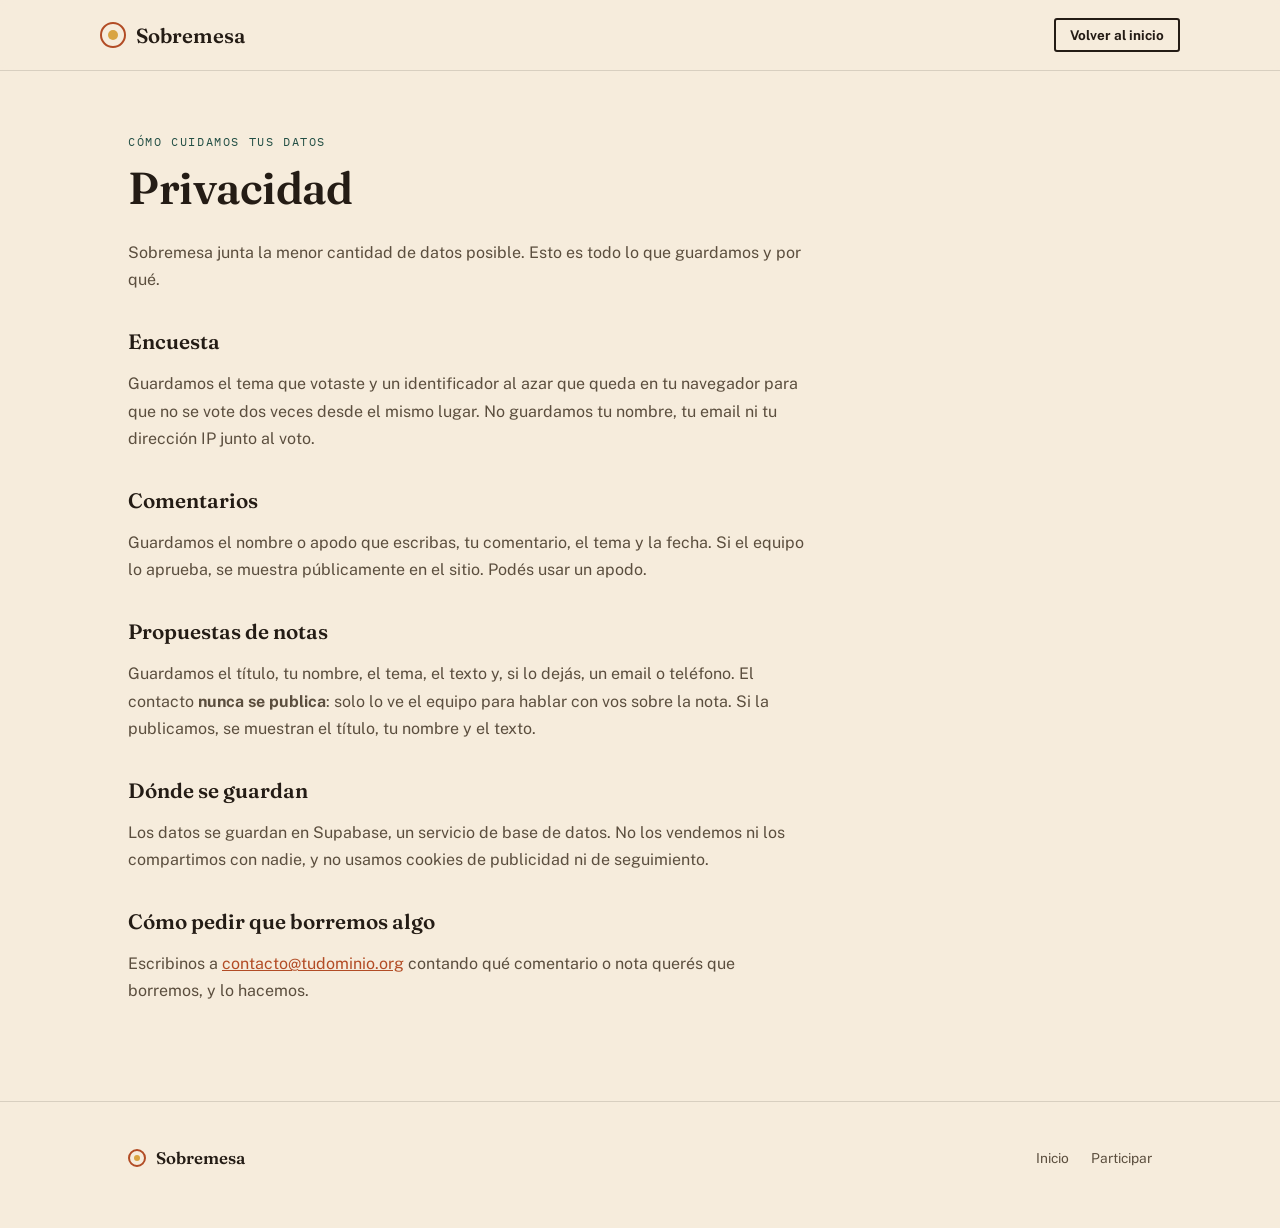
<file: privacidad.html>
<!DOCTYPE html>
<html lang="es">
<head>
<meta charset="UTF-8">
<meta name="viewport" content="width=device-width, initial-scale=1.0">
<title>Privacidad — Sobremesa</title>
<meta name="description" content="Qué datos junta Sobremesa, para qué y cómo pedir que los borremos.">
<link rel="icon" href="favicon.svg" type="image/svg+xml">
<link rel="preconnect" href="https://fonts.googleapis.com">
<link rel="preconnect" href="https://fonts.gstatic.com" crossorigin>
<link href="https://fonts.googleapis.com/css2?family=Fraunces:ital,opsz,wght@0,9..144,400;0,9..144,600;1,9..144,500;1,9..144,600&family=Public+Sans:wght@400;500;600;700&family=IBM+Plex+Mono:wght@500&display=swap" rel="stylesheet">
<link rel="stylesheet" href="css/styles.css">
</head>
<body>

<header class="site-header">
  <div class="wrap header-row">
    <a href="index.html" class="logo"><span class="logo-mark" aria-hidden="true"></span>Sobremesa</a>
    <a href="index.html" class="btn btn-ghost btn-small">Volver al inicio</a>
  </div>
</header>

<main class="wrap">
  <!-- EDITAR: revisar este texto con el equipo antes de publicar -->
  <article class="prose">
    <span class="eyebrow">Cómo cuidamos tus datos</span>
    <h1 class="display">Privacidad</h1>

    <p>Sobremesa junta la menor cantidad de datos posible. Esto es todo lo que guardamos y por qué.</p>

    <h2>Encuesta</h2>
    <p>Guardamos el tema que votaste y un identificador al azar que queda en tu navegador para que no se vote dos veces desde el mismo lugar. No guardamos tu nombre, tu email ni tu dirección IP junto al voto.</p>

    <h2>Comentarios</h2>
    <p>Guardamos el nombre o apodo que escribas, tu comentario, el tema y la fecha. Si el equipo lo aprueba, se muestra públicamente en el sitio. Podés usar un apodo.</p>

    <h2>Propuestas de notas</h2>
    <p>Guardamos el título, tu nombre, el tema, el texto y, si lo dejás, un email o teléfono. El contacto <strong>nunca se publica</strong>: solo lo ve el equipo para hablar con vos sobre la nota. Si la publicamos, se muestran el título, tu nombre y el texto.</p>

    <h2>Dónde se guardan</h2>
    <p>Los datos se guardan en Supabase, un servicio de base de datos. No los vendemos ni los compartimos con nadie, y no usamos cookies de publicidad ni de seguimiento.</p>

    <h2>Cómo pedir que borremos algo</h2>
    <p>Escribinos a <a href="mailto:contacto@tudominio.org">contacto@tudominio.org</a> contando qué comentario o nota querés que borremos, y lo hacemos.</p>
  </article>
</main>

<footer>
  <div class="wrap footer-row">
    <div class="logo" style="font-size:1.05rem;"><span class="logo-mark small" aria-hidden="true"></span>Sobremesa</div>
    <nav class="footer-links" aria-label="Pie de página">
      <a href="index.html">Inicio</a>
      <a href="index.html#participar">Participar</a>
    </nav>
  </div>
</footer>

</body>
</html>
</file>
<file: css/styles.css>
:root{
  --bg: #F6ECDC;
  --bg-alt: #EFE0C4;
  --card: #FCF7EC;
  --ink: #241C15;
  --ink-soft: #5B4E3E;
  --ochre: #D9A441;
  --ochre-deep: #B6812B;
  --teal: #2F6B5E;
  --teal-deep: #234F45;
  --rust: #B24C25;
  --line: rgba(36,28,21,0.14);
  --radius: 3px;
}

*{ box-sizing: border-box; }
html{ scroll-behavior: smooth; scroll-padding-top: 76px; }
body{
  margin:0;
  background: var(--bg);
  color: var(--ink);
  font-family: 'Public Sans', sans-serif;
  -webkit-font-smoothing: antialiased;
}
img,svg{ display:block; max-width:100%; }
[hidden]{ display:none !important; }
:focus-visible{ outline: 2px solid var(--rust); outline-offset: 2px; }

.display{
  font-family: 'Fraunces', serif;
  font-weight: 600;
  letter-spacing: -0.01em;
}
.eyebrow{
  font-family: 'IBM Plex Mono', monospace;
  font-size: 0.72rem;
  letter-spacing: 0.14em;
  text-transform: uppercase;
  color: var(--teal-deep);
}
.visually-hidden{
  position:absolute !important;
  width:1px; height:1px;
  overflow:hidden;
  clip: rect(0 0 0 0);
  white-space:nowrap;
}

.wrap{
  max-width: 1080px;
  margin: 0 auto;
  padding: 0 28px;
}

/* ---------- HEADER ---------- */
.site-header{
  position: sticky;
  top: 0;
  z-index: 50;
  background: rgba(246,236,220,0.86);
  backdrop-filter: blur(6px);
  border-bottom: 1px solid var(--line);
}
.header-row{
  display:flex;
  align-items:center;
  justify-content:space-between;
  padding: 18px 0;
}
.logo{
  display:flex;
  align-items:center;
  gap:10px;
  font-family:'Fraunces', serif;
  font-weight:600;
  font-size: 1.28rem;
  color: var(--ink);
  text-decoration:none;
}
.logo-mark{
  width: 26px; height: 26px;
  border-radius:50%;
  border: 2px solid var(--rust);
  position:relative;
  flex-shrink:0;
}
.logo-mark::after{
  content:"";
  position:absolute;
  inset: 6px;
  border-radius:50%;
  background: var(--ochre);
}
.logo-mark.small{ width:18px; height:18px; }
.logo-mark.small::after{ inset:4px; }

nav.main-nav{
  display:flex;
  gap: 30px;
}
nav.main-nav a{
  color: var(--ink-soft);
  text-decoration:none;
  font-size: 0.92rem;
  font-weight: 600;
  border-bottom: 2px solid transparent;
  padding-bottom:2px;
  transition: color .15s ease, border-color .15s ease;
}
nav.main-nav a:hover{ color: var(--rust); border-color: var(--rust); }
.nav-toggle{
  display:none;
  background:none;
  border: 1px solid var(--line);
  border-radius: var(--radius);
  padding: 8px 10px;
  cursor:pointer;
  color: var(--ink);
}
.nav-toggle-bars{ display:block; width:18px; height:2px; background: currentColor; position:relative; }
.nav-toggle-bars::before, .nav-toggle-bars::after{
  content:""; position:absolute; left:0; width:18px; height:2px; background: currentColor;
}
.nav-toggle-bars::before{ top:-6px; }
.nav-toggle-bars::after{ top:6px; }

/* ---------- HERO ---------- */
.hero{
  padding: 74px 0 88px;
  position:relative;
  overflow:hidden;
}
.hero-grid{
  display:grid;
  grid-template-columns: 1.05fr 0.95fr;
  gap: 50px;
  align-items:center;
}
.hero h1{
  font-size: clamp(2.3rem, 4.6vw, 3.6rem);
  line-height: 1.08;
  margin: 14px 0 22px;
}
.hero h1 em{
  font-style: italic;
  color: var(--rust);
}
.hero p.lede{
  font-size: 1.08rem;
  color: var(--ink-soft);
  max-width: 46ch;
  line-height: 1.6;
  margin-bottom: 32px;
}
.cta-row{ display:flex; gap: 16px; flex-wrap:wrap; }
.btn{
  display:inline-flex;
  align-items:center;
  gap:8px;
  padding: 13px 24px;
  font-family:'Public Sans', sans-serif;
  font-weight: 700;
  font-size: 0.95rem;
  text-decoration:none;
  border-radius: var(--radius);
  border: 2px solid transparent;
  cursor:pointer;
  transition: transform .15s ease, background .15s ease, color .15s ease;
}
.btn:active{ transform: translateY(1px); }
.btn:disabled{ opacity: .55; cursor: not-allowed; }
.btn-primary{ background: var(--rust); color: #FBF3E3; }
.btn-primary:hover:not(:disabled){ background: #9c3f1e; }
.btn-ghost{ background: transparent; color: var(--ink); border-color: var(--ink); }
.btn-ghost:hover:not(:disabled){ background: var(--ink); color: var(--bg); }
.btn-small{ padding: 7px 14px; font-size: 0.84rem; }

/* Signature table motif */
.mesa-wrap{ position:relative; display:flex; align-items:center; justify-content:center; }
.mesa-caption{
  position:absolute;
  bottom: -6px;
  font-family:'IBM Plex Mono', monospace;
  font-size: 0.68rem;
  color: var(--ink-soft);
  letter-spacing: 0.06em;
  text-align:center;
  width:100%;
}
@keyframes spin-slow{ from{ transform: rotate(0deg);} to{ transform: rotate(360deg);} }
@keyframes fade-in-up{ from{ opacity:0; transform: translateY(14px);} to{ opacity:1; transform: translateY(0);} }
.mesa-orbit{ animation: spin-slow 90s linear infinite; transform-origin: 210px 210px; }
.fade-up{ animation: fade-in-up .7s ease both; }

/* ---------- SECTION SHELLS ---------- */
section{ padding: 78px 0; }
.section-head{ max-width: 62ch; margin-bottom: 42px; }
.section-head h2{ font-size: clamp(1.7rem, 3vw, 2.3rem); margin: 10px 0 0; }
.section-head p{ color: var(--ink-soft); line-height: 1.6; margin: 14px 0 0; }
.divider{
  height:1px;
  background: var(--line);
  border:0;
  margin:0;
}

/* ---------- TEMAS ---------- */
.temas-grid{
  display:grid;
  grid-template-columns: repeat(4, 1fr);
  gap: 18px;
}
.tema-card{
  background: var(--card);
  border: 1px solid var(--line);
  border-radius: var(--radius);
  padding: 26px 22px 24px;
  position:relative;
  display:flex;
  flex-direction:column;
  transition: border-color .18s ease, transform .18s ease;
}
.tema-card:hover{ border-color: var(--ochre-deep); transform: translateY(-3px); }
.tema-seat{
  width: 34px; height: 34px;
  border-radius:50%;
  display:flex; align-items:center; justify-content:center;
  font-family:'IBM Plex Mono', monospace;
  font-size: 0.78rem;
  color: #fff;
  margin-bottom: 16px;
}
.tema-card h3{
  font-family:'Fraunces', serif;
  font-weight:600;
  font-size: 1.14rem;
  margin: 0 0 10px;
}
.tema-card p{
  color: var(--ink-soft);
  font-size: 0.92rem;
  line-height: 1.55;
  margin:0 0 18px;
  flex:1;
}
.tema-link{
  background:none;
  border:0;
  padding:0;
  text-align:left;
  font-family:'IBM Plex Mono', monospace;
  font-size: 0.74rem;
  letter-spacing: 0.04em;
  color: var(--rust);
  cursor:pointer;
}
.tema-link::after{ content:""; position:absolute; inset:0; } /* toda la tarjeta es clickeable */
.tema-link:hover{ text-decoration: underline; }

/* ---------- MANIFIESTO ---------- */
.manifiesto{
  background: var(--teal);
  color: #F2ECDA;
  border-radius: var(--radius);
}
.manifiesto-inner{
  padding: 54px 40px;
  display:grid;
  grid-template-columns: auto 1fr;
  gap: 30px;
  align-items:flex-start;
}
.manifiesto blockquote{
  font-family:'Fraunces', serif;
  font-style: italic;
  font-weight:500;
  font-size: clamp(1.25rem, 2.3vw, 1.7rem);
  line-height: 1.45;
  margin:0;
}
.manifiesto .quote-mark{
  font-family:'Fraunces', serif;
  font-size: 4.5rem;
  line-height:0.6;
  color: rgba(242,236,218,0.4);
}

/* ---------- PARTICIPAR ---------- */
.participar-tabs{
  display:flex;
  gap: 10px;
  margin-bottom: 30px;
  flex-wrap:wrap;
}
.tab-btn, .chip{
  font-family:'IBM Plex Mono', monospace;
  font-size: 0.78rem;
  letter-spacing: 0.04em;
  padding: 10px 16px;
  border-radius: 999px;
  border: 1px solid var(--line);
  background: var(--card);
  color: var(--ink-soft);
  cursor:pointer;
  transition: all .15s ease;
}
.tab-btn[aria-selected="true"], .chip[aria-pressed="true"]{ background: var(--ink); color: var(--bg); border-color: var(--ink); }
.chip{ padding: 6px 12px; font-size: 0.72rem; background: #fff; }
.chip-row{ display:flex; gap:8px; flex-wrap:wrap; margin-bottom: 8px; }

.panel[hidden]{ display:none; }
.panel{ animation: fade-in-up .35s ease both; }

.card-shell{
  background: var(--card);
  border: 1px solid var(--line);
  border-radius: var(--radius);
  padding: 32px;
}
.card-shell h3{ font-family:'Fraunces', serif; font-weight:600; margin: 0 0 6px; font-size:1.25rem; }
.card-shell .hint{ color: var(--ink-soft); font-size: 0.9rem; margin: 0 0 24px; line-height:1.5; }

.notice{
  background: var(--bg-alt);
  border-left: 3px solid var(--ochre-deep);
  padding: 14px 18px;
  font-size: 0.9rem;
  line-height: 1.5;
  margin-bottom: 24px;
}

.poll-option{ margin-bottom: 16px; }
.poll-row{
  display:flex; align-items:center; gap:14px;
  width:100%;
  text-align:left;
  font: inherit;
  color: inherit;
  cursor:pointer;
  padding: 12px 14px;
  border: 1px solid var(--line);
  border-radius: var(--radius);
  background: #fff;
  transition: border-color .15s ease;
}
.poll-row:hover:not(:disabled){ border-color: var(--ochre-deep); }
.poll-row:disabled{ cursor: default; }
.poll-row.mine{ border-color: var(--rust); }
.poll-label{ flex: 0 0 200px; font-weight:600; font-size:0.94rem; }
.poll-bar-track{ flex:1; height: 8px; background: var(--bg-alt); border-radius: 999px; overflow:hidden; }
.poll-bar-fill{ display:block; height:100%; width:0%; transition: width .5s ease; }
.poll-pct{ font-family:'IBM Plex Mono', monospace; font-size:0.82rem; width: 42px; text-align:right; color: var(--ink-soft); }
.poll-meta{ font-family:'IBM Plex Mono', monospace; font-size: 0.78rem; color: var(--ink-soft); margin-top: 18px; }

textarea, input.text-input, select.text-input{
  width:100%;
  font-family:'Public Sans', sans-serif;
  font-size: 0.95rem;
  padding: 12px 14px;
  border: 1px solid var(--line);
  border-radius: var(--radius);
  background:#fff;
  color: var(--ink);
  resize: vertical;
}
textarea:focus, input.text-input:focus, select.text-input:focus{ outline: 2px solid var(--ochre-deep); outline-offset:1px; }
.field{ margin-bottom: 16px; }
.field label{ display:block; font-size: 0.82rem; font-weight:700; margin-bottom:6px; color: var(--ink-soft); }
.field .field-help{ font-size: 0.78rem; color: var(--ink-soft); margin-top: 5px; }
.field-row{ display:grid; grid-template-columns: 1fr 1fr; gap: 16px; }
.hp-field{ position:absolute; left:-9999px; width:1px; height:1px; overflow:hidden; } /* anti-spam */
.form-foot{ font-size: 0.78rem; color: var(--ink-soft); margin-top: 14px; }
.form-foot a{ color: var(--ink-soft); }

.comment-item{
  padding: 16px 0;
  border-bottom: 1px solid var(--line);
}
.comment-item:last-child{ border-bottom:none; }
.comment-meta{ font-family:'IBM Plex Mono', monospace; font-size:0.72rem; color: var(--ink-soft); margin-bottom:6px; }
.comment-body{ font-size:0.94rem; line-height:1.5; white-space: pre-line; overflow-wrap: anywhere; }
.tema-tag{
  display:inline-block;
  font-family:'IBM Plex Mono', monospace;
  font-size: 0.66rem;
  letter-spacing: 0.06em;
  text-transform: uppercase;
  padding: 2px 8px;
  border-radius: 999px;
  color: #fff;
  vertical-align: 1px;
}
.empty-note{ color: var(--ink-soft); font-size:0.88rem; font-style:italic; }
.more-row{ margin-top: 18px; }

.status-note{ font-size: 0.85rem; margin-top: 14px; min-height: 20px; }
.status-note.ok{ color: var(--teal-deep); }
.status-note.err{ color: var(--rust); }

/* ---------- NOTAS PUBLICADAS ---------- */
.notas-grid{
  display:grid;
  grid-template-columns: repeat(2, 1fr);
  gap: 20px;
}
.nota-card{
  background: var(--card);
  border: 1px solid var(--line);
  border-top: 3px solid var(--ochre);
  border-radius: var(--radius);
  padding: 26px 24px;
}
.nota-card h3{ font-family:'Fraunces', serif; font-weight:600; font-size: 1.2rem; line-height:1.3; margin: 10px 0 8px; }
.nota-card .comment-meta{ margin-bottom: 14px; }
.nota-card p{ color: var(--ink); font-size: 0.95rem; line-height: 1.6; margin: 0; white-space: pre-line; overflow-wrap: anywhere; }

/* ---------- COMUNIDAD ---------- */
.stats-row{
  display:grid;
  grid-template-columns: repeat(3, 1fr);
  gap: 18px;
  margin-bottom: 46px;
}
.stat-card{
  background: var(--card);
  border: 1px solid var(--line);
  border-radius: var(--radius);
  padding: 24px;
  text-align:center;
}
.stat-num{ font-family:'Fraunces', serif; font-weight:600; font-size: 2.1rem; color: var(--rust); }
.stat-label{ font-family:'IBM Plex Mono', monospace; font-size: 0.72rem; letter-spacing:0.06em; text-transform:uppercase; color: var(--ink-soft); margin-top:6px; }

.voces-grid{
  display:grid;
  grid-template-columns: repeat(2, 1fr);
  gap: 20px;
}
.voz-card{
  border-left: 3px solid var(--ochre);
  padding: 4px 0 4px 20px;
}
.voz-card p{ font-style: italic; font-family:'Fraunces', serif; font-size: 1.02rem; line-height:1.5; margin:0 0 10px; overflow-wrap:anywhere; }
.voz-card span{ font-family:'IBM Plex Mono', monospace; font-size:0.74rem; color: var(--ink-soft); }

/* ---------- QUIÉNES SOMOS ---------- */
.about-grid{
  display:grid;
  grid-template-columns: 1.2fr 0.8fr;
  gap: 50px;
  align-items:start;
}
.about-grid p{ color: var(--ink-soft); line-height: 1.65; margin: 0 0 16px; }
.about-box{
  background: var(--card);
  border: 1px solid var(--line);
  border-radius: var(--radius);
  padding: 26px;
}
.about-box h3{ font-family:'Fraunces', serif; font-weight:600; font-size:1.1rem; margin:0 0 12px; }
.about-box ul{ margin:0; padding-left: 18px; color: var(--ink-soft); line-height:1.65; font-size: 0.92rem; }
.about-box a{ color: var(--rust); }

/* ---------- PÁGINAS DE TEXTO (privacidad) ---------- */
.prose{ max-width: 68ch; padding: 60px 0 80px; }
.prose h1{ font-size: clamp(2rem, 4vw, 2.8rem); margin: 10px 0 24px; }
.prose h2{ font-family:'Fraunces', serif; font-weight:600; font-size: 1.3rem; margin: 36px 0 10px; }
.prose p, .prose li{ color: var(--ink-soft); line-height: 1.7; }
.prose a{ color: var(--rust); }

/* ---------- FOOTER ---------- */
footer{ padding: 46px 0 60px; border-top: 1px solid var(--line); }
.footer-row{ display:flex; justify-content:space-between; align-items:center; flex-wrap:wrap; gap:16px; }
.footer-note{ color: var(--ink-soft); font-size: 0.86rem; }
.footer-links{ display:flex; gap: 22px; flex-wrap:wrap; }
.footer-links a{ color: var(--ink-soft); text-decoration:none; font-size:0.86rem; }
.footer-links a:hover{ color: var(--rust); }

/* ---------- ADMIN ---------- */
.admin-main{ padding: 40px 0 80px; }
.admin-login{ max-width: 420px; margin: 40px auto; }
.admin-bar{ display:flex; justify-content:space-between; align-items:center; gap:16px; flex-wrap:wrap; margin-bottom: 28px; }
.admin-bar h1{ font-size: 1.8rem; margin:0; }
.admin-filters{ display:flex; gap:8px; flex-wrap:wrap; margin-bottom: 20px; }
.admin-item{
  background: var(--card);
  border: 1px solid var(--line);
  border-radius: var(--radius);
  padding: 20px 22px;
  margin-bottom: 14px;
}
.admin-item h3{ font-family:'Fraunces', serif; font-weight:600; font-size:1.1rem; margin: 0 0 8px; }
.admin-actions{ display:flex; gap:8px; flex-wrap:wrap; margin-top: 14px; }
.btn-approve{ background: var(--teal); color: #F2ECDA; }
.btn-approve:hover:not(:disabled){ background: var(--teal-deep); }
.btn-reject{ background: transparent; color: var(--rust); border-color: var(--rust); }
.btn-delete{ background: transparent; color: var(--ink-soft); border-color: var(--line); }
.badge{ font-family:'IBM Plex Mono', monospace; font-size:0.68rem; text-transform:uppercase; letter-spacing:.06em; padding:2px 8px; border-radius:999px; background: var(--bg-alt); color: var(--ink-soft); }
.badge.pending{ background: var(--ochre); color: var(--ink); }
.count-pill{ font-family:'IBM Plex Mono', monospace; font-size:0.7rem; background: var(--rust); color:#fff; border-radius:999px; padding: 1px 7px; margin-left: 6px; }

/* ---------- RESPONSIVE ---------- */
@media (max-width: 860px){
  .wrap{ padding-left: 16px; padding-right: 16px; }
  .hero{ padding: 40px 0 60px; }
  .hero-grid{ grid-template-columns: 1fr; }
  .mesa-wrap{ order:-1; max-width: 280px; margin: 0 auto 20px; }
  .nav-toggle{ display:block; }
  nav.main-nav{
    display:none;
    position:absolute;
    top: 100%; left:0; right:0;
    flex-direction:column;
    gap:0;
    background: var(--bg);
    border-bottom: 1px solid var(--line);
    padding: 8px 16px 16px;
  }
  nav.main-nav.open{ display:flex; }
  nav.main-nav a{ padding: 12px 0; border-bottom: 1px solid var(--line); }
  .temas-grid{ grid-template-columns: repeat(2, 1fr); }
  .manifiesto-inner{ grid-template-columns: 1fr; padding: 40px 26px; }
  .stats-row{ grid-template-columns: 1fr; }
  .voces-grid, .notas-grid, .about-grid, .field-row{ grid-template-columns: 1fr; }
  .about-grid{ gap: 28px; }
  .card-shell{ padding: 24px 18px; }
  .poll-label{ flex-basis: 110px; font-size:0.86rem; }
}
@media (max-width: 480px){
  .temas-grid{ grid-template-columns: 1fr; }
}

@media (prefers-reduced-motion: reduce){
  html{ scroll-behavior: auto; }
  .mesa-orbit{ animation: none; }
  .fade-up, .panel{ animation: none; }
}
</file>
